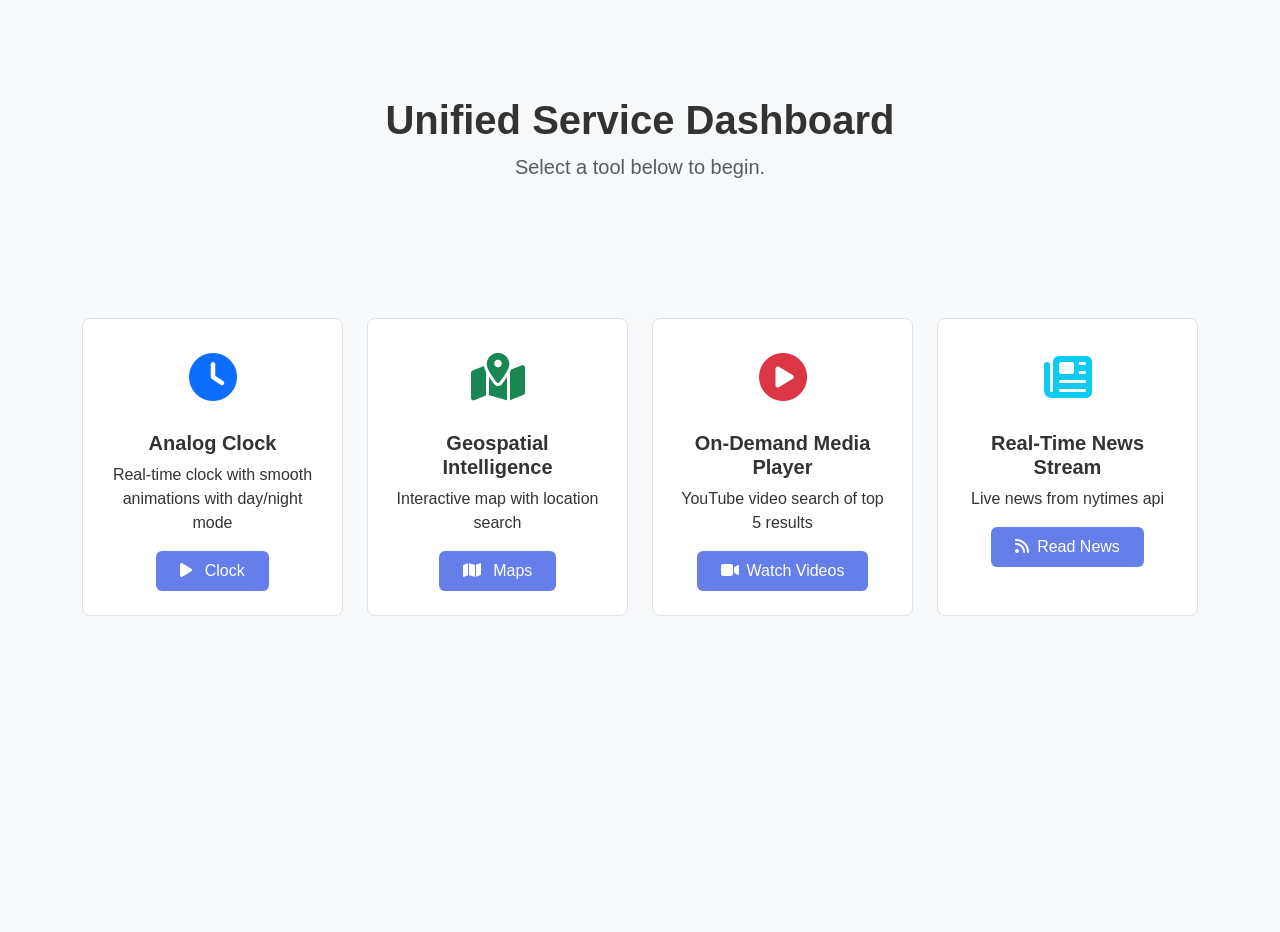
<file: index.html>
<!DOCTYPE html>
<html lang="en">
<head>
    <meta charset="UTF-8">
    <meta name="viewport" content="width=device-width, initial-scale=1.0">
    <title>Unified Dashboard - Dynamic Web Projects</title>
    <link href="https://cdn.jsdelivr.net/npm/bootstrap@5.3.2/dist/css/bootstrap.min.css" rel="stylesheet" crossorigin="anonymous">
    <link href="https://cdnjs.cloudflare.com/ajax/libs/font-awesome/6.4.0/css/all.min.css" rel="stylesheet">
    <style>
        body {
            background-color: #f8f9fa;
            min-height: 100vh;
            font-family: 'Segoe UI', Tahoma, Geneva, Verdana, sans-serif;
            color: #333;
        }

            
        .hero-section {
            padding: 4rem 0;
            margin: 2rem 0;
        }

        .project-card {
            background: #fff;
            border: 1px solid #dee2e6;
            border-radius: 8px;
            transition: all 0.3s ease;
        }

        .project-card:hover {
            border-color: #667eea;
            box-shadow: 0 4px 12px rgba(0,0,0,0.05);
        }

        .project-icon {
            font-size: 3rem;
            margin-bottom: 1rem;
        }

        .project-title {
            font-weight: bold;
            margin-bottom: 0.5rem;
        }

       

        .btn-explore {
            background: #667eea;
            border: none;
            color: white;
            padding: 0.5rem 1.5rem;
        }

        .btn-explore:hover {
            background: #5a6fd8;
            color: white;
        }

        .footer {
            border-top: 1px solid #dee2e6;
            color: #6c757d;
            padding: 2rem 0;
            margin-top: 3rem;
        }
    </style>
</head>
<body>
    

    <div class="container">
        <div class="hero-section text-center">
            <h1 class="fw-bold">Unified Service Dashboard</h1>
            <p class="lead text-muted">
                Select a tool below to begin.
            </p>
        </div>

        <!-- Projects Section -->
        <section id="projects" class="py-4">
            <div class="row g-4">
                <!-- Canvas Rendered Clock -->
                <div class="col-lg-6 col-xl-3">
                    <div class="project-card h-100">
                        <div class="card-body text-center p-4">
                            <div class="project-icon text-primary">
                                <i class="fas fa-clock"></i>
                            </div>
                            <h5 class="project-title">Analog Clock</h5>
                            <p class="project-description">
                                Real-time clock with smooth animations with day/night mode
                            </p>
                           
                            <a href="Canvas_Rendering/index.html" class="btn btn-explore">
                                <i class="fas fa-play me-2"></i> Clock
                            </a>
                        </div>
                    </div>
                </div>

                <!-- Geospatial Intelligence -->
                <div class="col-lg-6 col-xl-3">
                    <div class="project-card h-100">
                        <div class="card-body text-center p-4">
                            <div class="project-icon text-success">
                                <i class="fas fa-map-marked-alt"></i>
                            </div>
                            <h5 class="project-title">Geospatial Intelligence</h5>
                            <p class="project-description">
                                Interactive map with location search
                            </p>
                           
                            <a href="Geospatial_Intelligence/index.html" class="btn btn-explore">
                                <i class="fas fa-map me-2"></i> Maps
                            </a>
                        </div>
                    </div>
                </div>

                <!-- Media Player -->
                <div class="col-lg-6 col-xl-3">
                    <div class="project-card h-100">
                        <div class="card-body text-center p-4">
                            <div class="project-icon text-danger">
                                <i class="fas fa-play-circle"></i>
                            </div>
                            <h5 class="project-title">On-Demand Media Player</h5>
                            <p class="project-description">
                                YouTube video search of top 5 results
                            </p>
                        
                            <a href="OnDemand_MediaPlayer/index.html" class="btn btn-explore">
                                <i class="fas fa-video me-2"></i>Watch Videos
                            </a>
                        </div>
                    </div>
                </div>

                <!-- Real-Time News Stream -->
                <div class="col-lg-6 col-xl-3">
                    <div class="project-card h-100">
                        <div class="card-body text-center p-4">
                            <div class="project-icon text-info">
                                <i class="fas fa-newspaper"></i>
                            </div>
                            <h5 class="project-title">Real-Time News Stream</h5>
                            <p class="project-description">
                                Live news from nytimes api
                            </p>
                            
                            <a href="RealTime_News_Stream/index.html" class="btn btn-explore">
                                <i class="fas fa-rss me-2"></i>Read News
                            </a>
                        </div>
                    </div>
                </div>
            </div>
        </section>
    </div>


    <script src="https://cdn.jsdelivr.net/npm/bootstrap@5.3.2/dist/js/bootstrap.bundle.min.js" crossorigin="anonymous"></script>
</body>
</html>
</file>
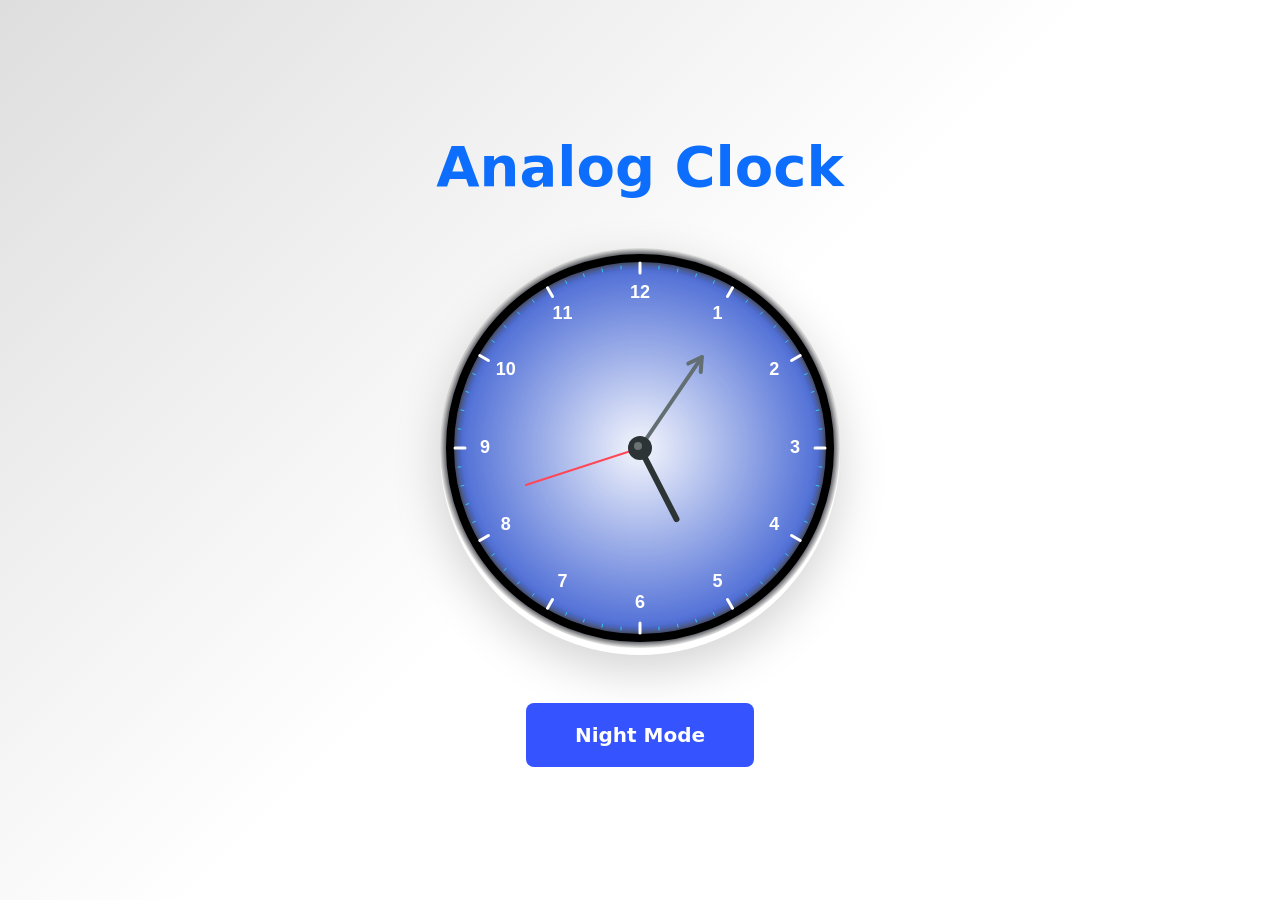
<file: Canvas_Rendering/index.html>
<!DOCTYPE html>
<html lang="en">
<head>
    <meta charset="UTF-8">
    <meta name="viewport" content="width=device-width, initial-scale=1.0">
    <title>Analog Clock</title>
    <link href="https://cdn.jsdelivr.net/npm/bootstrap@5.3.2/dist/css/bootstrap.min.css" rel="stylesheet" crossorigin="anonymous">
    <style>
        body.day-mode {
            background: linear-gradient(135deg, #dedede 0%, #ffffff 50%, #ffffff 100%);
        }

        body.night-mode {
            background: linear-gradient(135deg, #000000 0%, #1a1a1a 50%, #000000 100%);
        }

        canvas {
            border-radius: 50%;
        }

        body.day-mode .mode-toggle {
            background-color: #3553ff;
        }

        body.night-mode .mode-toggle {
            background-color: #4ecdc4;
            color: #000000;
        }
    </style>
</head>
<body class="day-mode d-flex justify-content-center align-items-center vh-100">
    <div class="text-center">
        <h1 class="display-4 text-primary fw-bold mb-5">Analog Clock</h1>
        
        <div class="mb-5 shadow-lg" style="display: inline-block; border-radius: 50%;">
            <canvas id="clockCanvas" width="400" height="400"></canvas>
        </div>

        <div>
            <button class="mode-toggle btn btn-lg px-5 py-3 fw-bold text-white" id="modeToggle"> Night Mode</button>
        </div>
    </div>

    <script src="script.js"></script>
</body>
</html>
</file>
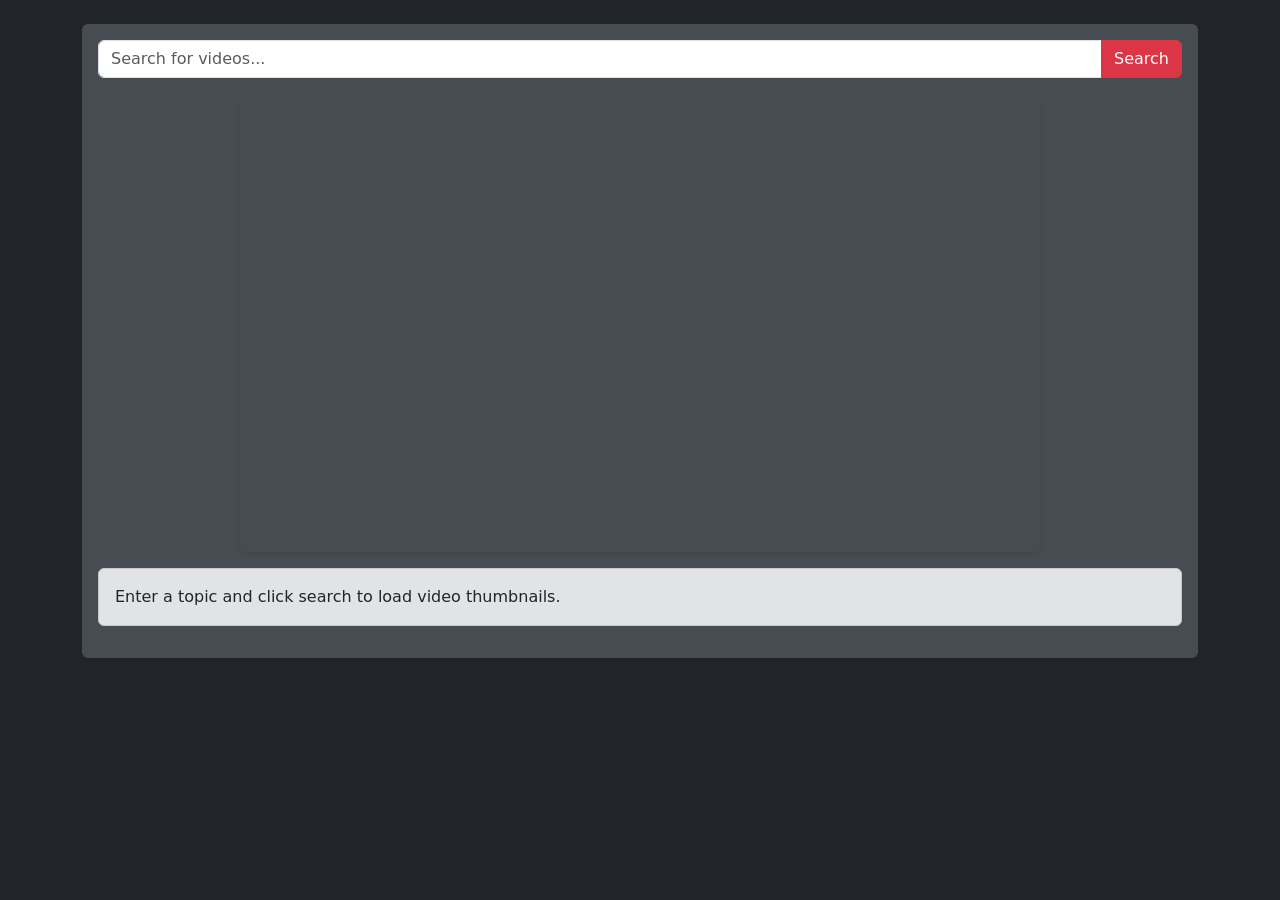
<file: OnDemand_MediaPlayer/index.html>
<!DOCTYPE html>
<html lang="en">
<head>
    <meta charset="UTF-8" />
    <meta name="viewport" content="width=device-width, initial-scale=1.0" />
    <title>On-Demand Media Player</title>
    <link href="https://cdn.jsdelivr.net/npm/bootstrap@5.3.2/dist/css/bootstrap.min.css" rel="stylesheet" crossorigin="anonymous">
    <style>
        .video-container { max-width: 800px; margin: 0 auto; }
        .result-card { cursor: pointer; transition: transform .15s ease-in-out; }
        .result-card:hover { transform: translateY(-3px); }
        .card-img-top { object-fit: cover; height: 180px; }
    </style>
    <script src="../config.js"></script>

</head>
<body class="bg-dark text-light">
    <div class="container py-4">
        <div class="card bg-secondary bg-opacity-50 border-0 shadow-sm">
            <div class="card-body">
                <div class="d-flex flex-column flex-md-row align-items-md-center justify-content-between gap-3">
                    
                    <form id="searchForm" class="w-100 w-md-auto">
                        <div class="input-group">
                            <input id="searchInput" type="search" class="form-control" placeholder="Search for videos..." required>
                            <button type="submit" class="btn btn-danger">Search</button>
                        </div>
                    </form>
                </div>

                <div class="mt-4">
                    <div class="video-container">
                        <div class="ratio ratio-16x9 rounded overflow-hidden shadow-sm">
                            <iframe id="videoPlayer" class="border-0" src="https://www.youtube.com/embed/JPXRM00tZKE?si=I5PR8Hbop0LmzUDk" allowfullscreen allow="accelerometer; autoplay; clipboard-write; encrypted-media; gyroscope; picture-in-picture"></iframe>
                        </div>
                    </div>
                    <div id="status" class="mt-3 alert alert-secondary text-dark">Enter a topic and click search to load video thumbnails.</div>
                    <div id="results" class="row row-cols-1 row-cols-sm-2 row-cols-lg-3 g-3 mt-3"></div>
                </div>
            </div>
        </div>
    </div>

    <script src="script.js"></script>
</body>
</html>
</file>
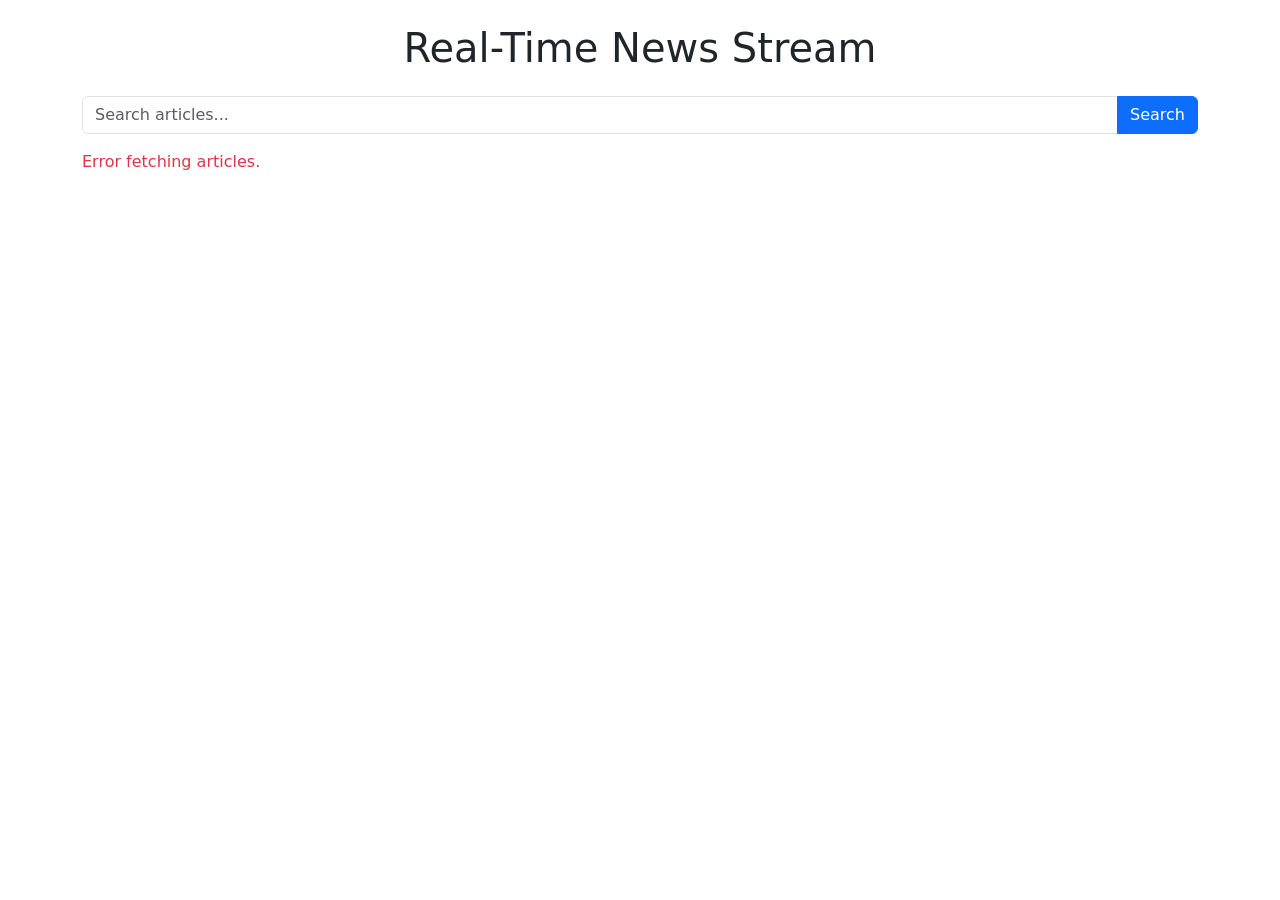
<file: RealTime_News_Stream/index.html>
<!DOCTYPE html>
<html lang="en">
<head>
  <meta charset="UTF-8">
  <title>Real Time News</title>
  <link href="https://cdn.jsdelivr.net/npm/bootstrap@5.3.2/dist/css/bootstrap.min.css" rel="stylesheet">

  <!-- Format image preview -->
  <style>
    .card-img-top {
      height: 200px;      
      width: 100%;         
      object-fit: cover;   
    }
  </style>
</head>

<body>
  <div class="container my-4">
    <h1 class="text-center mb-4">Real-Time News Stream</h1>

    <!-- Search Bar -->
    <div class="input-group mb-3">
      <input type="text" id="searchInput" class="form-control" placeholder="Search articles...">
      <button id="searchBtn" class="btn btn-primary">Search</button>
    </div>

    <!-- Loading Spinner -->
    <div id="spinner" class="text-center my-4 d-none">
      <div class="spinner-border text-primary" role="status" style="width: 4rem; height: 4rem;"></div>
      <p>Loading...</p>
    </div>
    
    <!-- Results Grid -->
    <div id="results" class="row"></div> 
  </div>

  <script src="../config.js"></script>
  <script src="script.js"></script>
</body>
</html>
</file>
